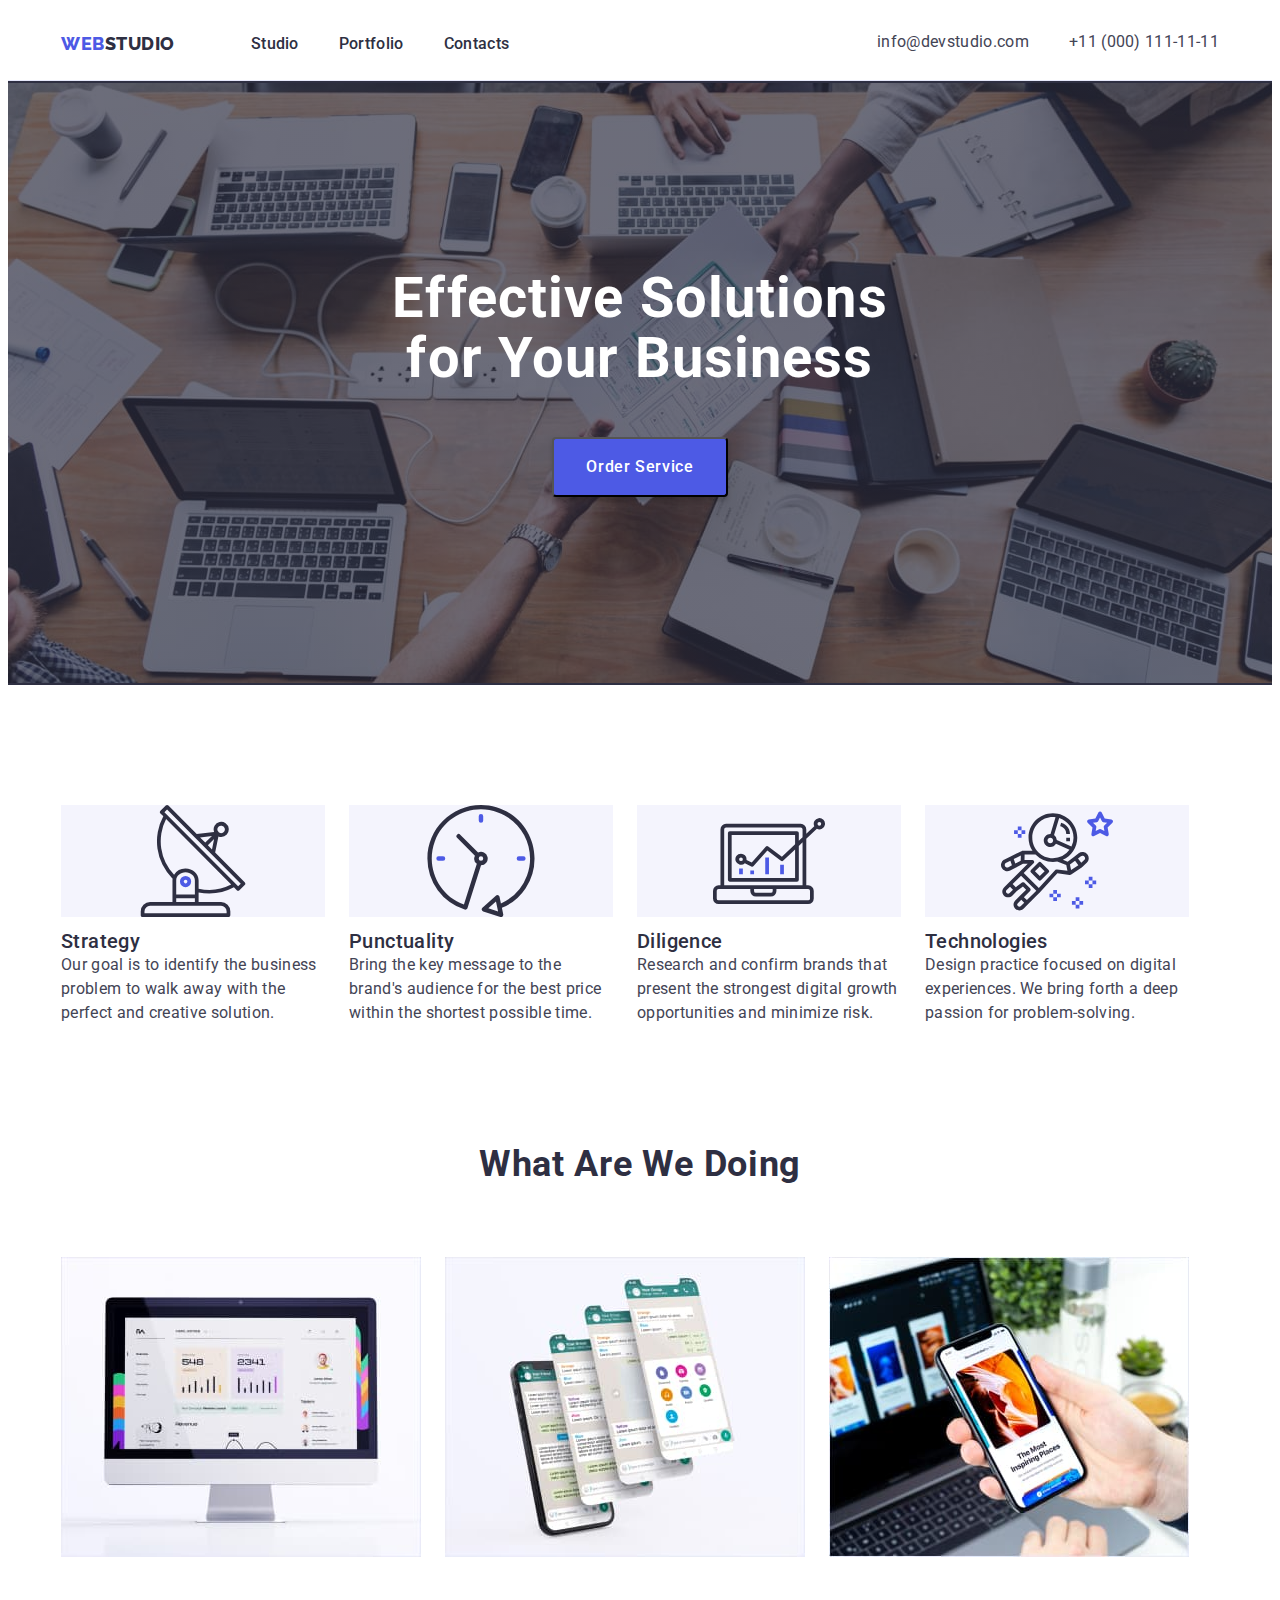
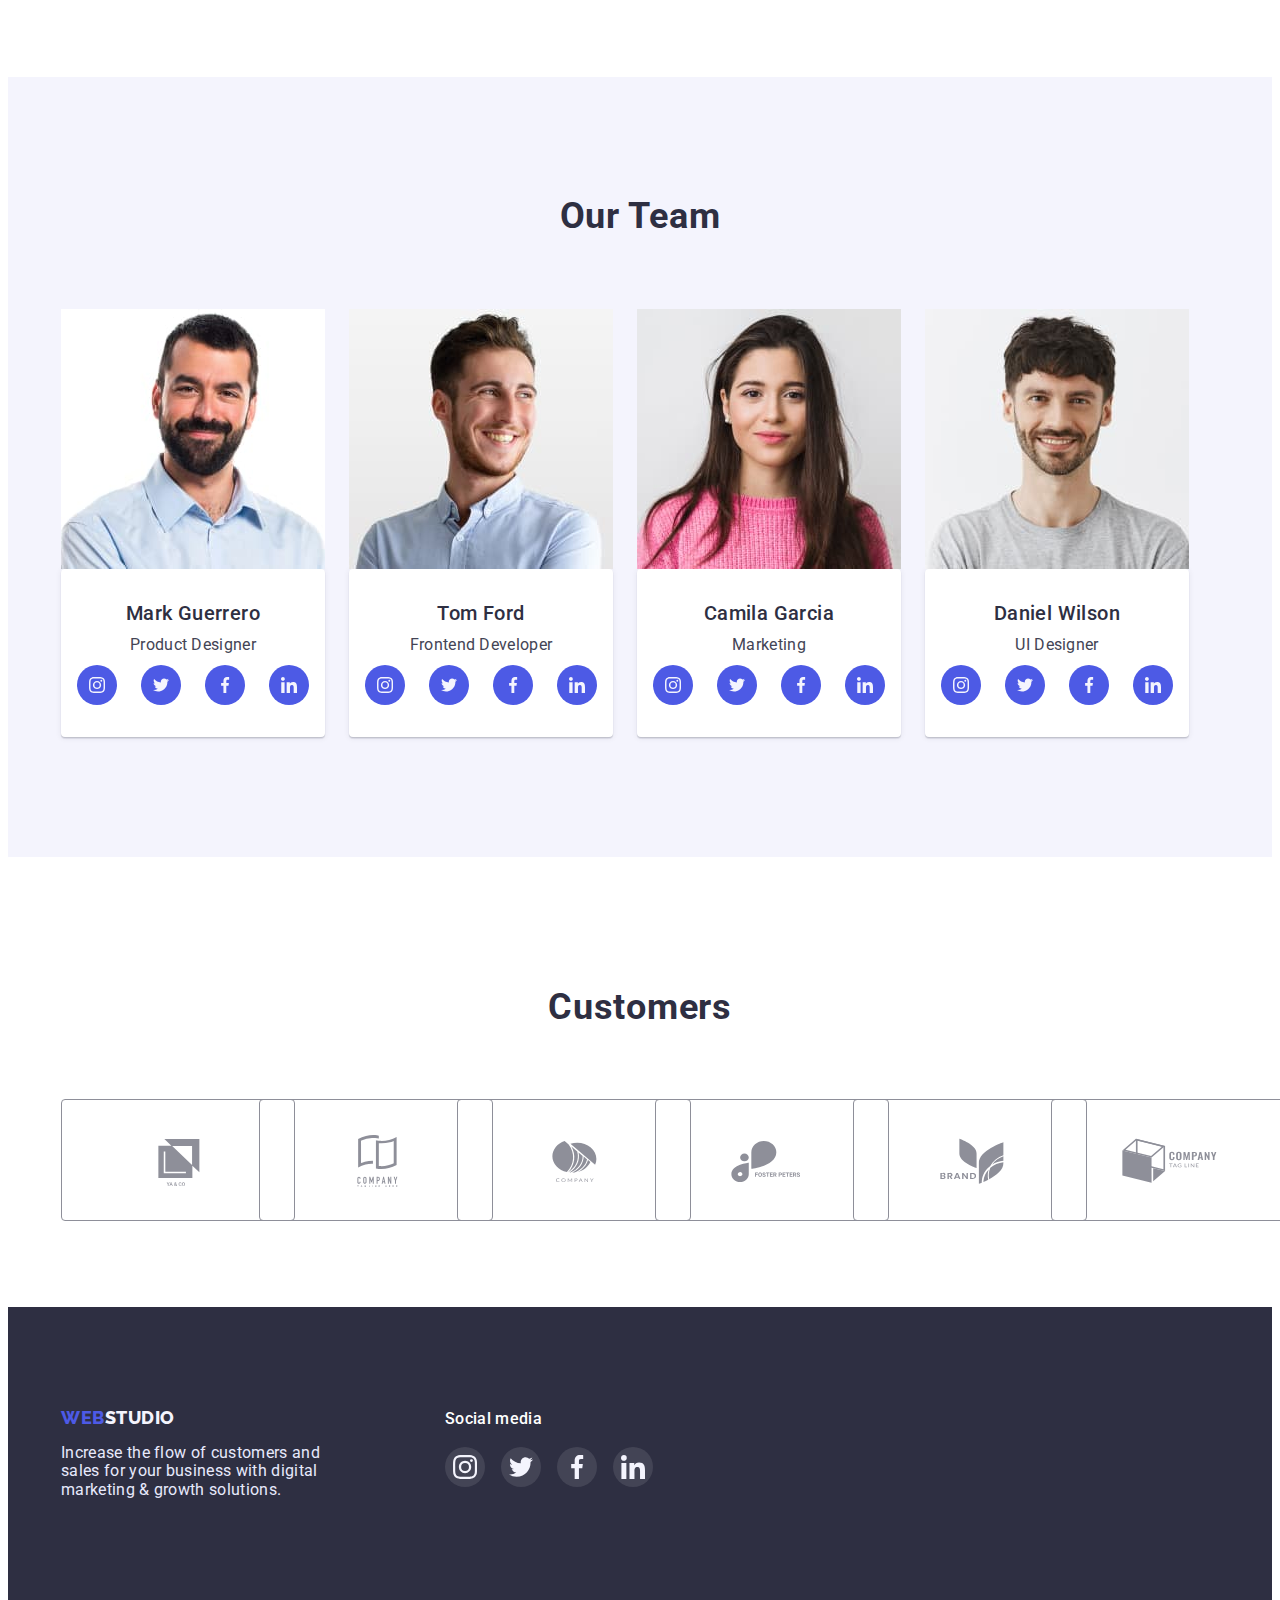
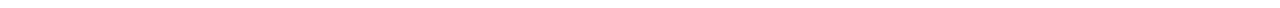
<file: index.html>
<!DOCTYPE html>
<html lang="en">
<head>
    <meta charset="UTF-8">
    <meta http-equiv="X-UA-Compatible" content="IE=edge">
    <meta name="viewport" content="width=device-width, initial-scale=1.0">
    <title>Web Studio</title>
    <link rel="preconnect" href="https://fonts.googleapis.com">
    <link rel="preconnect" href="https://fonts.gstatic.com" crossorigin>
    <link href="https://fonts.googleapis.com/css2?family=Raleway:wght@800&family=Roboto:wght@400;500;700;900&display=swap"
        rel="stylesheet">
    <link rel="stylesheet" href="https://cdnjs.cloudflare.com/ajax/libs/modern-normalize/1.1.0/modern-normalize.min.css"
        integrity="sha512-wpPYUAdjBVSE4KJnH1VR1HeZfpl1ub8YT/NKx4PuQ5NmX2tKuGu6U/JRp5y+Y8XG2tV+wKQpNHVUX03MfMFn9Q=="
        crossorigin="anonymous" referrerpolicy="no-referrer" />

    <link rel="stylesheet" href="./css/styles.css">
</head>
<body>
    <header>
        <section class="section header-page">
            <div class="container header-page-container">
                <nav class="page-nav">
                    <a class="logo-header link" href="./index.html">Web<span>Studio</span></a>
                    <ul class="list menu-list">
                        <li class="item"><a class="menu-link link" href="./index.html">Studio</a></li>
                        <li class="item"><a class="menu-link link" href="./portfolio.html">Portfolio</a></li>
                        <li class="item"><a class="menu-link link" href="">Contacts</a></li>
                    </ul>
                </nav>
                <address class="address">
                    <ul class="list address-list">
                        <li class="address-item"><a class="address-contact link" href="mailto:info@devstudio.com">info@devstudio.com</a></li>
                        <li class="address-item"><a class="address-contact link" href="tel:+110001111111">+11 (000) 111-11-11</a></li>       
                    </ul>
                </address>
            </div>
        </section>       
    </header>
    <main>
        <!--HERO-->
        <section class="section hero-page-section">
            <div class="container hero-page-container">
            <h1 class="hero-title">Effective Solutions for Your Business</h1>
            <button class="hero-btn" type="button">Order Service</button>
            </div>
        </section>
        <!--FEATURES-->
        <section class="section">
            <div class="container features-container">
            <h2 class="qualities-title" hidden></h2>
            <ul class="list features-list">
                <li class="features-item">
                    <svg width="264" height="112" class="features-icon"> 
                        <use href="./images/svg/symbol-defs.svg#icon-antenna"></use></svg>
                    <h3 class="features-title">Strategy</h3>
                    <p class="features-text">Our goal is to identify the business
                    problem to walk away with the perfect and creative solution.</p>
                </li>
                <li class="features-item">
                    <svg width="264" height="112" class="features-icon">
                        <use href="./images/svg/symbol-defs.svg#icon-clock"></use>
                    </svg>
                    <h3 class="features-title">Punctuality</h3>
                <p class="features-text">Bring the key message to the brand's audience for the best price within the shortest possible time.</p>
                </li>
                <li class="features-item">
                    <svg width="264" height="112" class="features-icon">
                        <use href="./images/svg/symbol-defs.svg#icon-diagram"></use>
                    </svg>
                    <h3 class="features-title">Diligence</h3>
                    <p class="features-text">Research and confirm brands that present the strongest digital growth opportunities and minimize risk.</p>
                </li>
                <li class="features-item">
                    <svg width="264" height="112" class="features-icon">
                        <use href="./images/svg/symbol-defs.svg#icon-astronaut"></use>
                    </svg>
                    <h3 class="features-title">Technologies</h3>
                    <p class="features-text">Design practice focused on digital experiences. We bring forth a deep passion for problem-solving.</p>
                </li>
                </ul>
            </div>
        </section>
        <!--ABOUT-->
        <section class="about-page section">
            <div class="container">
         <h2 class="about-title">What are we doing</h2>
            <ul class="list about-list">
                <li class="about-item"><img src="./images/index/monitor.jpg" alt="web site on monitor" width="360" height="300"></li>
                <li class="about-item"><img src="./images/index/mob_app.jpg" alt="mobile applications" width="360" height="300"></li>
                <li class="about-item"><img src="./images/index/mob_laptop.jpg" alt="mobile and laptop" width="360" height="300"></li>
            </ul>
            </div>
        </section>
        <!--TEAM-->
        <section class="section team-section">
            <div class="container">
            <h2 class="team-title">Our Team</h2>
            <ul class="list team-list">
                <li><img src="./images/index/mark_guerrero.jpg" alt="Mark Guerrero" width="264" height="260">
                   <div class="team-card-content-wrapper">
                    <h3 class="team-subtitle">Mark Guerrero</h3>
                    <p class="team-text">Product Designer</p>
                    <ul class="team-social-icon-list list">
                        <li class="team-social-item"><a class="link team-social-link" href="">
                            <svg width="16" height="16" class="team-social-icon">
                            <use href="/images/svg/symbol-defs.svg#icon-instagram"></use>
                        </svg></a></li>
                        <li class="team-social-item"><a class="link team-social-link" href="">
                                <svg width="16" height="16" class="team-social-icon">
                                    <use href="/images/svg/symbol-defs.svg#icon-twitter"></use>
                                </svg></a></li>
                        <li class="team-social-item"><a class="link team-social-link" href="">
                                <svg width="16" height="16" class="team-social-icon">
                                    <use href="/images/svg/symbol-defs.svg#icon-facebook"></use>
                                </svg></a></li>
                        <li class="team-social-item"><a class="link team-social-link" href="">
                                <svg width="16" height="16" class="team-social-icon">
                                    <use href="/images/svg/symbol-defs.svg#icon-linkedin"></use>
                                </svg></a></li>
                    </ul>
                    </div>
                </li>
                <li><img src="./images/index/tom_ford.jpg" alt="Tom Ford" width="264" height="260">
                    <div class="team-card-content-wrapper">
                    <h3 class="team-subtitle">Tom Ford</h3>
                    <p class="team-text">Frontend Developer</p>
                    <ul class="team-social-icon-list list">
                        <li class="team-social-item"><a class="link team-social-link" href="">
                                <svg width="16" height="16" class="team-social-icon">
                                    <use href="/images/svg/symbol-defs.svg#icon-instagram"></use>
                                </svg></a></li>
                        <li class="team-social-item"><a class="link team-social-link" href="">
                                <svg width="16" height="16" class="team-social-icon">
                                    <use href="/images/svg/symbol-defs.svg#icon-twitter"></use>
                                </svg></a></li>
                        <li class="team-social-item"><a class="link team-social-link" href="">
                                <svg width="16" height="16" class="team-social-icon">
                                    <use href="/images/svg/symbol-defs.svg#icon-facebook"></use>
                                </svg></a></li>
                        <li class="team-social-item"><a class="link team-social-link" href="">
                                <svg width="16" height="16" class="team-social-icon">
                                    <use href="/images/svg/symbol-defs.svg#icon-linkedin"></use>
                                </svg></a></li>
                    </ul>
                    </div>
                </li>
                <li><img src="./images/index/camila_garcia.jpg" alt="Camila Garcia" width="264" height="260">
                    <div class="team-card-content-wrapper">
                    <h3 class="team-subtitle">Camila Garcia</h3>
                    <p class="team-text">Marketing</p>
                    <ul class="team-social-icon-list list">
                        <li class="team-social-item"><a class="link team-social-link" href="">
                                <svg width="16" height="16" class="team-social-icon">
                                    <use href="/images/svg/symbol-defs.svg#icon-instagram"></use>
                                </svg></a></li>
                        <li class="team-social-item"><a class="link team-social-link" href="">
                                <svg width="16" height="16" class="team-social-icon">
                                    <use href="/images/svg/symbol-defs.svg#icon-twitter"></use>
                                </svg></a></li>
                        <li class="team-social-item"><a class="link team-social-link" href="">
                                <svg width="16" height="16" class="team-social-icon">
                                    <use href="/images/svg/symbol-defs.svg#icon-facebook"></use>
                                </svg></a></li>
                        <li class="team-social-item"><a class="link team-social-link" href="">
                                <svg width="16" height="16" class="team-social-icon">
                                    <use href="/images/svg/symbol-defs.svg#icon-linkedin"></use>
                                </svg></a></li>
                    </ul>
                    </div>
                </li>
                <li><img src="./images/index/daniel_wilson.jpg" alt="Daniel Wilson" width="264" height="260">
                    <div class="team-card-content-wrapper">
                    <h3 class="team-subtitle">Daniel Wilson</h3>
                    <p class="team-text">UI Designer</p>
                    <ul class="team-social-icon-list list">
                    <li class="team-social-item"><a class="link team-social-link" href="">
                            <svg width="16" height="16" class="team-social-icon">
                                <use href="/images/svg/symbol-defs.svg#icon-instagram"></use>
                            </svg></a></li>
                    <li class="team-social-item"><a class="link team-social-link" href="">
                            <svg width="16" height="16" class="team-social-icon">
                                <use href="/images/svg/symbol-defs.svg#icon-twitter"></use>
                            </svg></a></li>
                    <li class="team-social-item"><a class="link team-social-link" href="">
                            <svg width="16" height="16" class="team-social-icon">
                                <use href="/images/svg/symbol-defs.svg#icon-facebook"></use>
                            </svg></a></li>
                    <li class="team-social-item"><a class="link team-social-link" href="">
                            <svg width="16" height="16" class="team-social-icon">
                                <use href="/images/svg/symbol-defs.svg#icon-linkedin"></use>
                            </svg></a></li>
                    </ul>
                    </div>
                </li>
            </ul>
            </div>
        </section>

        <!--CUSTOMERS-->
<section class="section customers-section">
    <div class="container">
    <h2 class="customers-title">Customers</h2>
<ul class="list customers-list">
    <li class="customers-item"><a class="link customers-link" href=""><svg width="104" height="56" class="customers-logo">
        <use href="./images/svg/symbol-defs.svg#icon-logo-a"></use></svg></a></li>
    <li class="customers-item"><a class="link customers-link" href=""><svg width="104" height="56" class="customers-logo">
        <use href="./images/svg/symbol-defs.svg#icon-logo-b"></use>
    </svg></a></li>
    <li class="customers-item"><a class="link customers-link" href=""><svg width="104" height="56" class="customers-logo">
        <use href="./images/svg/symbol-defs.svg#icon-logo-c"></use>
    </svg></a></li>
    <li class="customers-item"><a class="link customers-link" href=""><svg width="104" height="56" class="customers-logo">
        <use href="./images/svg/symbol-defs.svg#icon-logo-d"></use>
    </svg></a></li>
    <li class="customers-item"><a class="link customers-link" href=""><svg width="104" height="56" class="customers-logo">
        <use href="./images/svg/symbol-defs.svg#icon-logo-e"></use>
    </svg></a></li>
    <li class="customers-item"><a class="link customers-link" href=""><svg width="104" height="56" class="customers-logo">
        <use href="./images/svg/symbol-defs.svg#icon-logo-f"></use>
    </svg></a></li>
</ul>

    </div>

</section>


    </main>
    <!---FOOTER----->
    <footer>
        <section class="section bottom-section">
            <nav class="container footer-nav-container">
        <div class="bottom-container">
            <a class="logo-bottom link" href="./index.html">Web<span class="marker">Studio</span></a>
            <p class="footer-text">Increase the flow of customers and sales for your business with digital marketing & growth solutions.</p>
        </div>
            <div class="bottom-social-icon-container">
            <h2 class="title bottom-title">Social media</h2>
            <ul class="list icon-bottom-list">
            <li class="icon-bottom-item"><a class="link icon-bottom-link" href="">
                <svg width="24" height="24" class="icon-bottom">
                <use href="./images/svg/symbol-defs.svg#icon-instagram"></use>
                </svg></a></li>
            <li class="icon-bottom-item"><a class="link icon-bottom-link" href="">
                <svg width="24" height="24" class="icon-bottom">
                <use href="./images/svg/symbol-defs.svg#icon-twitter"></use>
                </svg></a></li>
            <li class="icon-bottom-item"><a class="link icon-bottom-link" href="">
                <svg width="24" height="24" class="icon-bottom">
                <use href="./images/svg/symbol-defs.svg#icon-facebook"/>
                    </svg></a></li>
            <li class="icon-bottom-item"><a class="link icon-bottom-link" href="">
                <svg width="24" height="24" class="icon-bottom">
                <use href="././images/svg/symbol-defs.svg#icon-linkedin"></use>
                </svg></a></li>
            </ul>
            </div>
        </nav>
    </section>
    </footer>
</body>
</html>
</file>
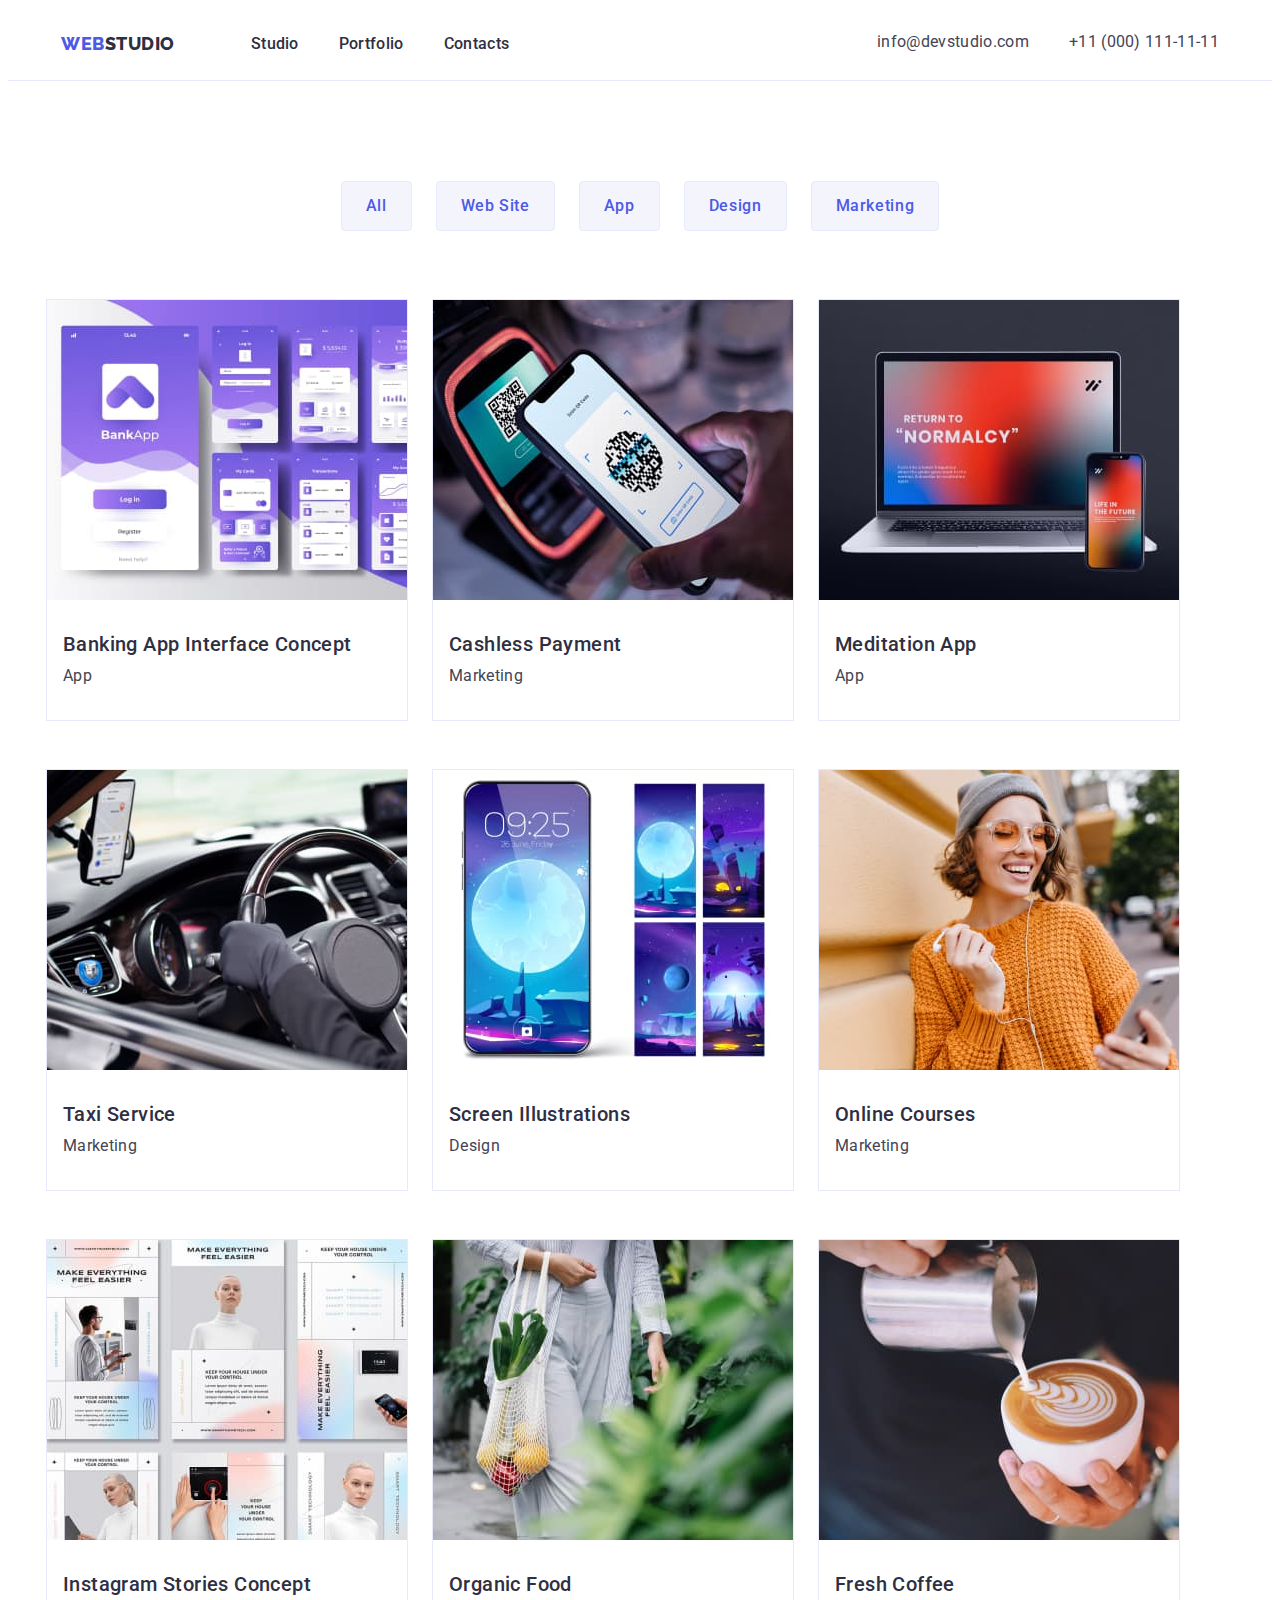
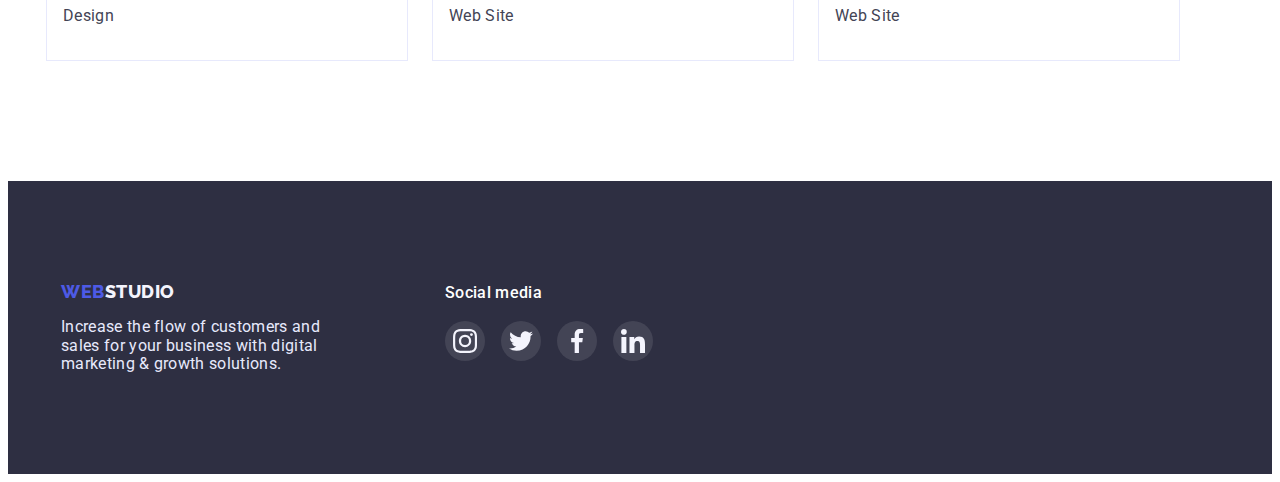
<file: portfolio.html>
<!DOCTYPE html>
<html lang="en">

<head>
    <meta charset="UTF-8">
    <meta http-equiv="X-UA-Compatible" content="IE=edge">
    <meta name="viewport" content="width=device-width, initial-scale=1.0">
    <title>Web Studio</title>
    <link rel="preconnect" href="https://fonts.googleapis.com">
    <link rel="preconnect" href="https://fonts.gstatic.com" crossorigin>
    <link
        href="https://fonts.googleapis.com/css2?family=Raleway:wght@800&family=Roboto:wght@400;500;700;900&display=swap"
        rel="stylesheet">
    <link rel="stylesheet" href="https://cdnjs.cloudflare.com/ajax/libs/modern-normalize/1.1.0/modern-normalize.min.css"
    integrity="sha512-wpPYUAdjBVSE4KJnH1VR1HeZfpl1ub8YT/NKx4PuQ5NmX2tKuGu6U/JRp5y+Y8XG2tV+wKQpNHVUX03MfMFn9Q=="
    crossorigin="anonymous" referrerpolicy="no-referrer" />

    <link rel="stylesheet" href="./css/styles.css">
</head>

<body>
        <header>
                <section class="section header-page">
                    <div class="container header-page-container">
                        <nav class="page-nav">
                            <a class="logo-header link" href="./index.html">Web<span>Studio</span></a>
                            <ul class="list menu-list">
                                <li class="item"><a class="menu-link link" href="./index.html">Studio</a></li>
                                <li class="item"><a class="menu-link link" href="./portfolio.html">Portfolio</a></li>
                                <li class="item"><a class="menu-link link" href="">Contacts</a></li>
                            </ul>
                        </nav>
                        <address class="address">
                            <ul class="list address-list">
                                <li class="address-item"><a class="address-contact link"
                                        href="mailto:info@devstudio.com">info@devstudio.com</a></li>
                                <li class="address-item"><a class="address-contact link" href="tel:+110001111111">+11 (000)
                                        111-11-11</a></li>
                            </ul>
                        </address>
                    </div>
                </section>
        </header>
        <!----------MENU BUTTONS------------->
<main>
<section class="section menu-buttons-section">
    <div class="container">
        <h1 class="menu-title" hidden>text</h1>
        <ul class="list menu-button-list">
            <li class="menu-item"><button class="modal-btn" type="button">All</button></li>
            <li class="menu-item"><button class="modal-btn" type="button">Web Site</button></li>
            <li class="menu-item"><button class="modal-btn" type="button">App</button></li>
            <li class="menu-item"><button class="modal-btn" type="button">Design</button></li>
            <li class="menu-item"><button class="modal-btn" type="button">Marketing</button></li>
        </ul>
      
                <!--<h2 class="projects-title" hidden>text</h2>-->
          <ul class="list projects-list">
            <li class="projects-item">
                <a class="link projects-link" href="">
                    <img class="projects-img" src="./images/portfolio/banking_app.jpg" alt="app screens" width="360" height="300">
                    <div class="projects-item-wrapper">
                    <h3 class="projects-name">Banking App Interface Concept</h3>
                    <p class="projects-subtitle">App</p>
                    </div>
                </a>
            </li>
            <li class="projects-item">
                <a class="link projects-link" href="">
                <img class="projects-img" src="./images/portfolio/cashless_payment.jpg" alt="qrcodes on tel screens" width="360" height="300">
                <div class="projects-item-wrapper">
                <h3 class="projects-name">Cashless Payment</h3>
                <p class="projects-subtitle">Marketing</p>
                </div>
                </a> 
            </li>
            <li class="projects-item">
                <a class="link projects-link" href="">
                <img class="projects-img" src="./images/portfolio/meditation_app.jpg" alt="laptop and tel" width="360" height="300">
                <div class="projects-item-wrapper">
                <h3 class="projects-name">Meditation App</h3>
                <p class="projects-subtitle">App</p>
                </div>
                </a>
            </li>
            <li class="projects-item">
                <a class="link projects-link" href="">
                <img class="projects-img" src="./images/portfolio/taxi_service.jpg" alt="car driving" width="360" height="300">
                <div class="projects-item-wrapper">
                <h3 class="projects-name">Taxi Service</h3>
                <p class="projects-subtitle">Marketing</p>
                </div>
                </a>
            </li>
            <li class="projects-item">
                <a class="link projects-link" href="">
                <img class="projects-img" src="./images/portfolio/screen_illustrations.jpg" alt="images on screens" width="360" height="300">
                <div class="projects-item-wrapper">
                <h3 class="projects-name">Screen Illustrations</h3>
                <p class="projects-subtitle">Design</p>
                </div>
                </a>
            </li>
            <li class="projects-item">
                <a class="link projects-link" href="">
                <img class="projects-img" src="./images/portfolio/online_courses.jpg" alt="girl with tel" width="360" height="300">
                <div class="projects-item-wrapper">
                <h3 class="projects-name">Online Courses</h3>
                <p class="projects-subtitle">Marketing</p>
                </div>
                </a>
            </li>
            <li class="projects-item">
                <a class="link projects-link" href="">
                <img class="projects-img" src="./images/portfolio/instagram.jpg" alt="images examples in instagram" width="360" height="300">
                <div class="projects-item-wrapper">
                <h3 class="projects-name">Instagram Stories Concept</h3>
                <p class="projects-subtitle">Design</p>
                </div>
                </a>
            </li>
            <li class="projects-item">
                <a class="link projects-link" href="">
                <img class="projects-img" src="./images/portfolio/organic_food.jpg" alt="fruits and vegetables in the bag" width="360" height="300">
                <div class="projects-item-wrapper">
                <h3 class="projects-name">Organic Food</h3>
                <p class="projects-subtitle">Web Site</p>
                </div>
                </a>
            </li>
            <li class="projects-item">
                <a class="link projects-link" href="">
                <img class="projects-img" src="./images/portfolio/fresh_coffee.jpg" alt="cap of coffee" width="360" height="300">
                    <div class="projects-item-wrapper">
                        <h3 class="projects-name">Fresh Coffee</h3>
                        <p class="projects-subtitle">Web Site</p>
                    </div>
                </a>
            </li>
        </ul>
    </div>
</section>
</main>
<!-----------------FOOTER----------->
<footer>
    <section class="section bottom-section">
        <nav class="container footer-nav-container">
            <div class="bottom-container">
                <a class="logo-bottom link" href="./index.html">Web<span class="marker">Studio</span></a>
                <p class="footer-text">Increase the flow of customers and sales for your business with digital marketing
                    & growth solutions.</p>
            </div>
            <div class="bottom-social-icon-container">
                <h2 class="title bottom-title">Social media</h2>
                <ul class="list icon-bottom-list">
                    <li class="icon-bottom-item"><a class="link icon-bottom-link" href="">
                            <svg width="24" height="24" class="icon-bottom">
                                <use href="./images/svg/symbol-defs.svg#icon-instagram"></use>
                            </svg></a></li>
                    <li class="icon-bottom-item"><a class="link icon-bottom-link" href="">
                            <svg width="24" height="24" class="icon-bottom">
                                <use href="./images/svg/symbol-defs.svg#icon-twitter"></use>
                            </svg></a></li>
                    <li class="icon-bottom-item"><a class="link icon-bottom-link" href="">
                            <svg width="24" height="24" class="icon-bottom">
                                <use href="./images/svg/symbol-defs.svg#icon-facebook" />
                            </svg></a></li>
                    <li class="icon-bottom-item"><a class="link icon-bottom-link" href="">
                            <svg width="24" height="24" class="icon-bottom">
                                <use href="././images/svg/symbol-defs.svg#icon-linkedin"></use>
                            </svg></a></li>
                </ul>
            </div>
        </nav>
    </section>
</footer>
</body>

</html>
</file>
<file: css/styles.css>
body{
    font-family: 'Roboto', sans-serif;
    color:#434455;
}

.link{
    text-decoration: none;
}

.list{
    list-style: none;
}

:root{
--primary-font:'Roboto', sans-serif;
--secondary-font:'Raleway',sans-serif;
--primary-color:#2E2F42;
--secondary-color:#4D5AE5;
--third-color:#434455;
--hover-color:#404BBF;
--focus-color:#404BBF;
--card-set-gap: 24px;
--modal-btn-border:#E7E9FC;
--modal-btn-bcg:#F4F4FD;
--gradient: linear-gradient(rgba(46, 47, 66, 0.7), rgba(46, 47, 66, 0.7));
}

p,
h1,
h2,
h3,
h4,
h5,
h6{
    margin:0;
}

ul{
    padding-left: 0;
    margin:0;
}

button{
    cursor: pointer;
}

img{
    display: block;
    max-width: 100%;
    height: auto;
}

.address {
    font-style: normal;
}

.section{
    padding-top: 120px;
    padding-bottom: 120px;
    /*background-color: #E5E5E5;*/
}

.container{
    width: 1158px;
    padding-left: 15px;
    padding-right: 15px;
    margin: 0 auto;
    /*outline:1px solid tomato;*/
}

/*-------------HEADER----------*/

.header-page{
    padding-top: 0;
    padding-bottom: 0;
    border-bottom: 1px solid #E7E9FC;
}

.header-page-container{
    display: flex;
    justify-content: space-between;
}

.page-nav{
    display:flex;
    align-content:space-between;
}

.menu-list{
    display: flex;
    align-items: center;
}

.item:not(:last-child){
    margin-right: 40px;
}

/*.menu-list .item+.item{
    margin-left: 40px;
}*/

.menu-link {
    font-weight: 500;
    font-size: 16px;
    line-height: 1.5;
    letter-spacing: 0.02em;
    color: var(--primary-color);
    padding-top: var(--card-set-gap);
    padding-bottom: var(--card-set-gap);
}

.menu-link:hover {
    color: var(--hover-color);
}

.menu-link:focus {
    color: var(--focus-color);
}

.logo-header{
font-family: var(--secondary-font);
font-style: normal;
font-weight: 800;
font-size: 18px;
line-height: 1.17;
display: flex;
align-items: center;
letter-spacing: 0.03em;
text-transform: uppercase;
color: var(--secondary-color);
padding-top: var(--card-set-gap);
padding-bottom: var(--card-set-gap);
margin-right: 76px;
}

.logo-header>span{
font-family: var(--secondary-font);
font-style: normal;
font-weight: 800;
font-size: 18px;
line-height: 1.33;
display: flex;
align-items: center;
letter-spacing: 0.03em;
text-transform: uppercase;
color: var(--primary-color);
}

.address-list{
    display:flex;
    align-items:center;
    margin-left: auto;
    padding-top: 24px;
    padding-bottom: 24px;
}

.address-contact{
    font-family: var(--primary-font);
    font-weight: 400;
    font-size: 16px;
    letter-spacing: 0.02em;
    color: var(--third-color);
    padding-top: var(--card-set-gap);
    padding-bottom: var(--card-set-gap);
}

/*.address-item:not(:first-child){
    margin-left: 40px;
} */

/*.address-item:not(:last-child){
    margin-right:40px;
}*/

.address-list .address-item+.address-item{
    margin-left:40px;
}

.address-contact:hover{
color: var(--hover-color);
}   

.address-contact:focus{
color: var(--focus-color);
}

/*-----HERO---------*/

.hero-page-section{
    padding-top: 188px;
    padding-bottom: 188px;
    background: #2E2F42;
    background-image: var(--gradient), url(../images/index/hero-bcg.jpg);
    background-repeat: no-repeat;
    background-position: center;
    max-width: 1440px; 
    margin: 0 auto;
}

.hero-page-container{
display: flex;
flex-direction: column;
align-items: center;
margin: 0 auto;
}

.hero-title{
font-weight: 700;
font-size: 56px;
line-height: 1.07;
text-align: center;
max-width:496px;
letter-spacing: 0.02em;
color: #FFFFFF;
margin: 0 auto;

}

.hero-btn{
    font-family: var(--primary-font);
    font-weight: 500;
    font-size: 16px;
    line-height: 1.5;
    display: block;
    align-items: center;
    letter-spacing: 0.04em;
    color:#FFFFFF;
    background-color:var(--secondary-color);
    margin:48px auto 0 auto;
    border-radius: 4px;
    min-width:169px;
    padding:16px 32px;
    box-shadow: 0px 4px 4px rgba(0, 0, 0, 0.15);
}

.hero-btn:hover,
.hero-btn:focus{
    color: #FFFFFF;
    background-color: var(--hover-color);
}

/*----------FEATURES-----------*/

.features-container{
    display: flex;
    flex-wrap: wrap;
    }

.features-list{
    display: flex;
    gap: var(--card-set-gap);
    flex-basis: calc((100%-3*var(--card-set-gap)/4)-24px);
    }

.features-icon{
    margin-bottom: 8px;
    background-color: var(--modal-btn-bcg);
}

.features-title{
font-weight: 500;
font-size: 20px;
line-height: 1.2;
letter-spacing: 0.02em;
color: var(--primary-color);
}

.features-item{
    width:264px;   
}

.features-text{
font-weight: 400;
font-size: 16px;
line-height: 1.5;
letter-spacing: 0.02em;
color: var(--third-color);
}

/*------------ABOUT--------*/

.about-page{
    padding-top: 0;
}

.about-title{
font-weight: 700;
font-size: 36px;
line-height: 1.11;
text-align: center;
letter-spacing: 0.02em;
text-transform: capitalize;
color: var(--primary-color);
margin-bottom:72px;
}

.about-list{
    display: flex;
    flex-wrap: wrap;
    gap: var(--card-set-gap);
    flex-basis: calc((100%-24px)/3)-24px;
}

/*.about-item:not(:nth-child(3n)) {
    margin-right: 24px;
}

.about-item:not(:nth-last-child(-n+3)) {
    margin-bottom: 24px;
}*/



/*-------------TEAM------------*/
.team-section{
    background: #F4F4FD;
}

.team-card-content-wrapper{
    display: flex;
    flex-direction: column;
    justify-content: center;
    align-items: center;
    padding: 32px 16px;
    background-color: #FFFFFF;
    border: 1px;
    border-radius: 4px;
    box-shadow: 0px 1px 6px rgba(46, 47, 66, 0.08), 0px 1px 1px rgba(46, 47, 66, 0.16), 0px 2px 1px rgba(46, 47, 66, 0.08);
}

.team-title{
font-weight: 700;
font-size: 36px;
line-height: 1.11;
text-align: center;
letter-spacing: 0.02em;
text-transform: capitalize;
color: var(--primary-color);
margin-bottom: 72px;
}

.team-list{
    display: flex;
    flex-wrap: wrap;
    gap: var(--card-set-gap);
    flex-basis: calc((100%-3*var(--card-set-gap))/4-24px);
}

.team-subtitle{
font-weight: 500;
font-size: 20px;
line-height: 1.2;
text-align: center;
letter-spacing: 0.02em;
color: var(--primary-color);
margin-bottom: 8px;
}

.team-text{
font-weight: 400;
font-size: 16px;
line-height: 1.5;
text-align: center;
letter-spacing: 0.02em;
color: var(--third-color);
margin-bottom:8px;
}

.team-social-icon-list{
    display: flex;
    justify-content: center;
    gap: var(--card-set-gap);
}

.team-social-item{
    width:40px;
    height:40px;
}

.team-social-link{
    display:flex;
    justify-content: center;
    align-items: center;
    width:100%;
    height:100%;
    border-radius: 50%;
    background-color: var(--secondary-color);
    fill:#F4F4FD;
}
    
.team-social-link:hover,
.team-social-link:focus{
    background-color: var(--focus-color);
}

/*------------CUSTOMERS------------*/

.customers-section{
    padding-top:130px;
    padding-bottom: 120px;
}

.customers-title{
    font-family: 'Roboto';
    font-style: normal;
    font-weight: 700;
    font-size: 36px;
    line-height: 40px;
    text-align: center;
    letter-spacing: 0.02em;
    text-transform: capitalize;
    color:var(--primary-color);
    margin-bottom: 72px;
}

.customers-list{
    display: flex;
    justify-content: space-between;
    gap:var(--card-set-gap);
    flex-basis: calc((100%-120px)/6)-24px;
}

.customers-item{
    width:168px;
    height:88px;
}

.customers-link{
    display: flex;
    justify-content: center;
    align-items: center;
    width: 100%;
    height: 100%;
    border: 1px solid #8E8F99;
    border-radius: 4px;
    padding:16px 32px;
    fill:#8E8F99;
}

.customers-link:hover .customers-logo,
.customers-link:focus .customers-logo{
    fill:var(--hover-color);
}

.customers-link:hover,
.customers-link:focus{
border: 1px solid var(--hover-color);
}

/*----------PORTFOLIO----------------*/

/*----------MENU BUTTONS-------------*/

.modal-btn {
    font-family: var(--primary-font);
    font-weight: 500;
    font-size: 16px;
    line-height: 1.5;
    display: flex;
    align-items: center;
    letter-spacing: 0.04em;
    color: var(--secondary-color);
    background-color: var(--modal-btn-bcg);
    padding: 12px 24px;
    border: 1px solid var(--modal-btn-border);
    border-radius: 4px;
}

.modal-btn:focus,
.modal-btn:hover {
    color: #FFFFFF;
    background-color: var(--focus-color);
    box-shadow: 0px 3px 1px rgba(0, 0, 0, 0.1), 0px 2px 1px rgba(0, 0, 0, 0.08), 0px 2px 2px rgba(0, 0, 0, 0.12);
}

.menu-buttons-section{
    padding-top: 100px;
    padding-bottom: 120px;
}

.menu-button-list{
    display: flex;
    justify-content: center;
    margin-bottom: 68px;  
}

.menu-item:not(:last-child){
    margin-right:var(--card-set-gap);
}

.projects-list{
    display: flex;
    flex-wrap: wrap;
    column-gap: 24px;
    row-gap: 48px;
    margin-left:-15px;
    flex-basis: calc((100%-2*24px)/3);
}

.projects-item {
    border: 1px solid var(--modal-btn-border);
}

.projects-item:hover,
.projects-item:focus{
    box-shadow: 0px 1px 6px rgba(46, 47, 66, 0.08), 0px 1px 1px rgba(46, 47, 66, 0.16), 0px 2px 1px rgba(46, 47, 66, 0.08);
}

.projects-item-wrapper{
padding-top:32px;
padding-bottom:32px;
padding-left:16px;
}

.projects-name{
font-weight: 500;
font-size: 20px;
line-height: 1.2;
letter-spacing: 0.02em;
color: var(--primary-color);
margin-bottom: 8px;
}

.projects-subtitle{
font-weight: 400;
font-size: 16px;
line-height: 1.5;
letter-spacing: 0.02em;
color: var(--third-color);
}

/*----------FOOTER-------------*/

.bottom-section{
    background: var(--primary-color);
    padding-top: 100px;
    padding-bottom: 100px;
}

.footer-nav-container{
    display:flex;
    justify-content: flex-start;
}

.bottom-container{
display: block;
align-items: center;
margin-right:120px;
}

.bottom-social-icon-container{
display: block;
align-items: center;
justify-content: flex-start;
vertical-align: middle;
}

.footer-text{
font-weight: 400;
font-size: 16px;
line-height: 1.17;
letter-spacing: 0.02em;
color: #E7E9FC;
max-width: 264px;
}

.logo-bottom{
    font-family: var(--secondary-font);
    font-style: normal;
    font-weight: 800;
    font-size: 18px;
    line-height: 1.17;
    display: flex;
    align-items: center;
    letter-spacing: 0.03em;
    text-transform: uppercase;
    color: var(--secondary-color);
    margin-bottom: 16px;
}

.marker{
    font-family: var(--secondary-font);
    font-style: normal;
    font-weight: 800;
    font-size: 18px;
    line-height: 1.17;
    display: flex;
    align-items: center;
    letter-spacing: 0.03em;
    text-transform: uppercase;
    color: #F4F4FD;
}

.bottom-title{
    font-weight: 500;
    font-size: 16px;
    line-height: 24px;
    letter-spacing: 0.02em;
     color: #FFFFFF;
     margin-bottom: 16px;
}

.icon-bottom-list { 
    display: flex;
    justify-content: flex-start;
    gap: 16px; 
   
}

.icon-bottom-item{  
    width:40px;
    height:40px;
  
}

.icon-bottom-link {    
    display: flex;
    justify-content: center;
    align-items: center;
    /*fill: #F4F4FD;*/
    width: 100%;
    height: 100%;
    border-radius: 50%;
    background-position: center;
    background-color: rgba(255,255,255, 0.1);
    }
 
.icon-bottom{
   fill:#F4F4FD;   
}

.icon-bottom-link:hover, 
.icon-bottom-link:focus{
    background-color: #31D0AA;
}
</file>
